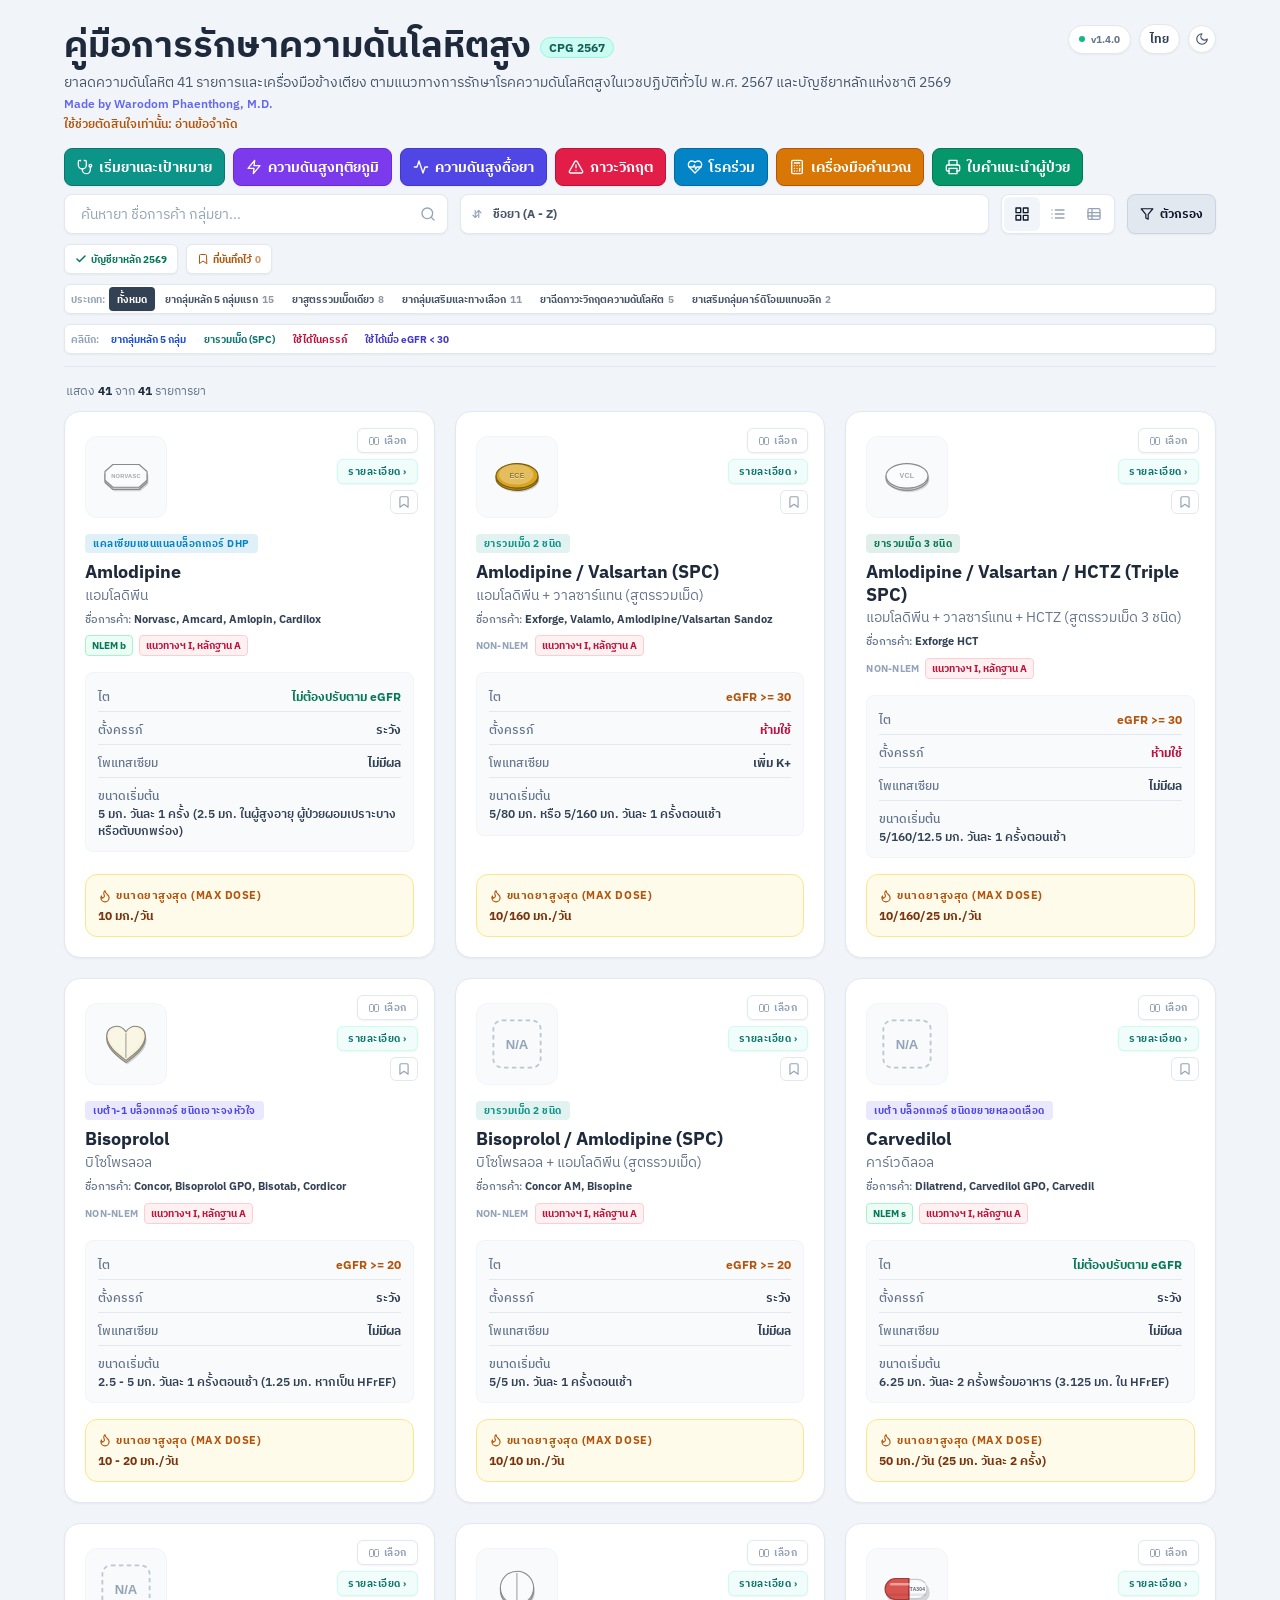
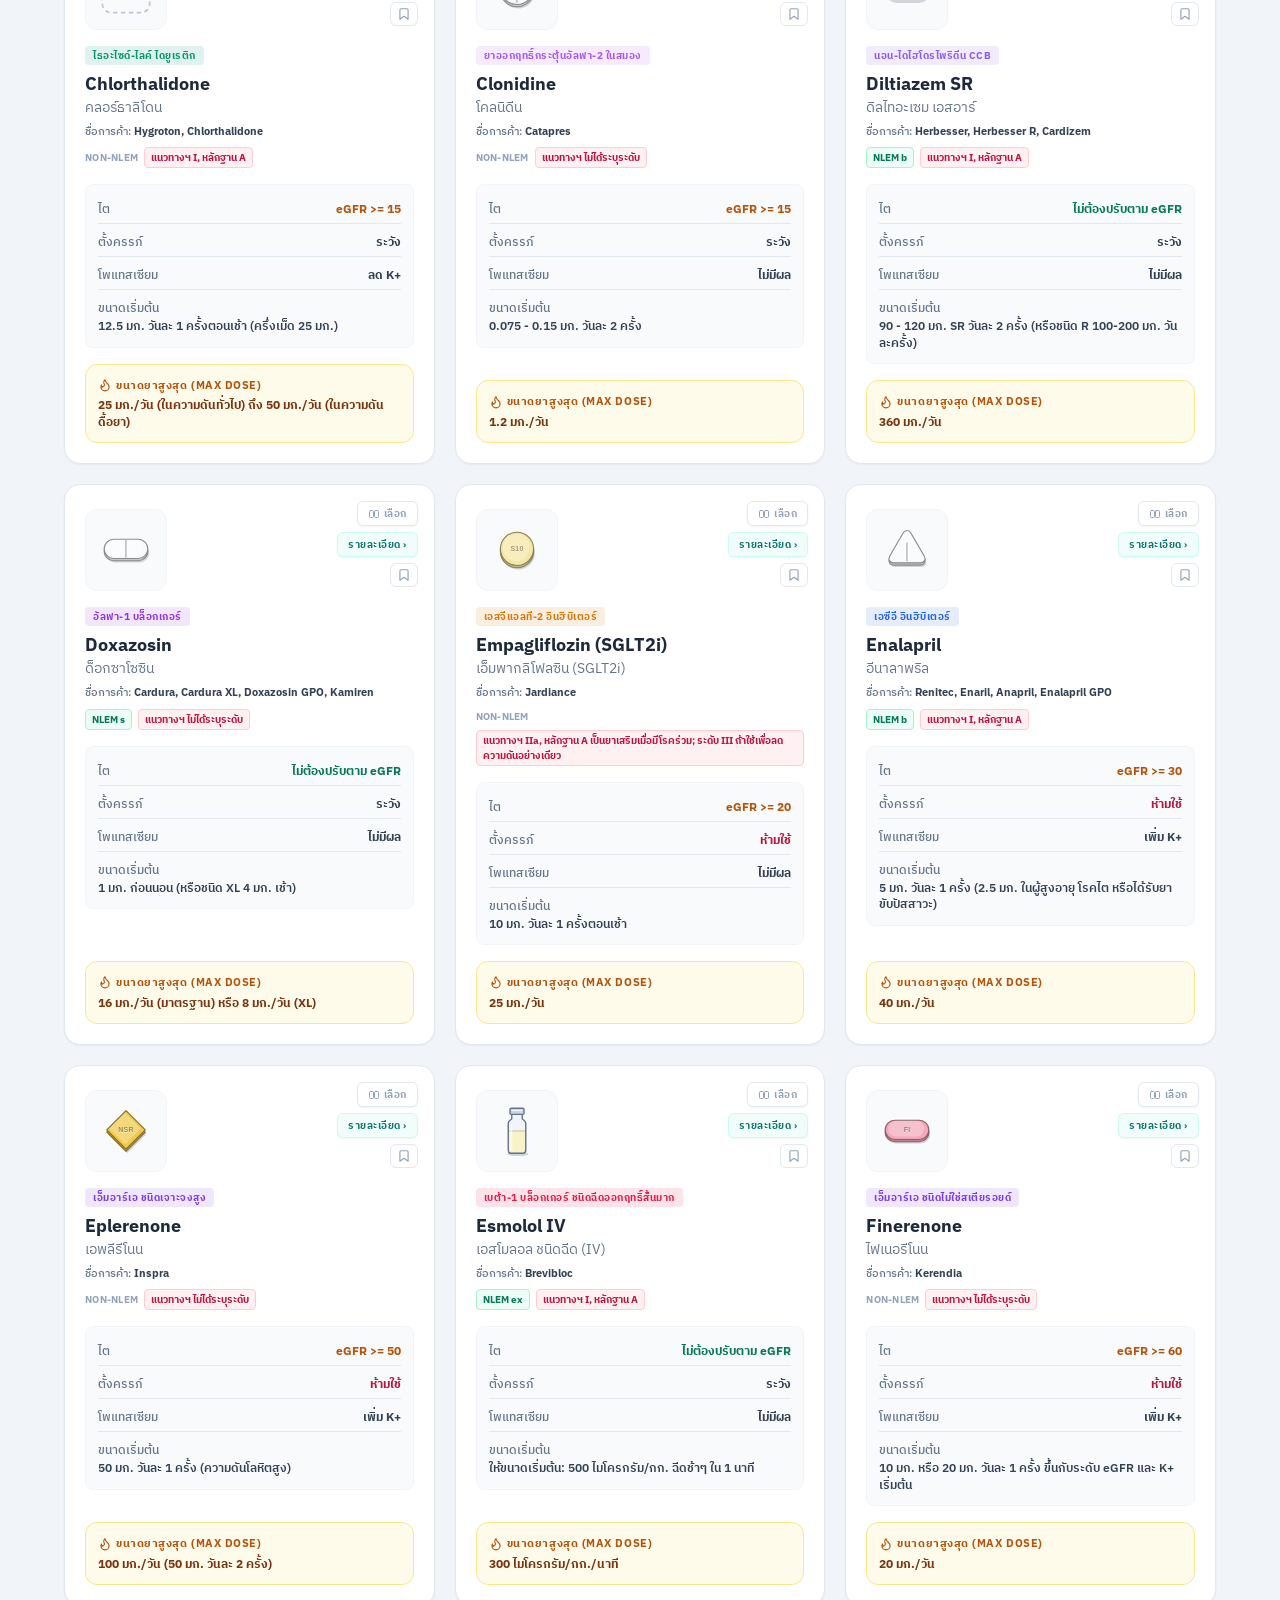
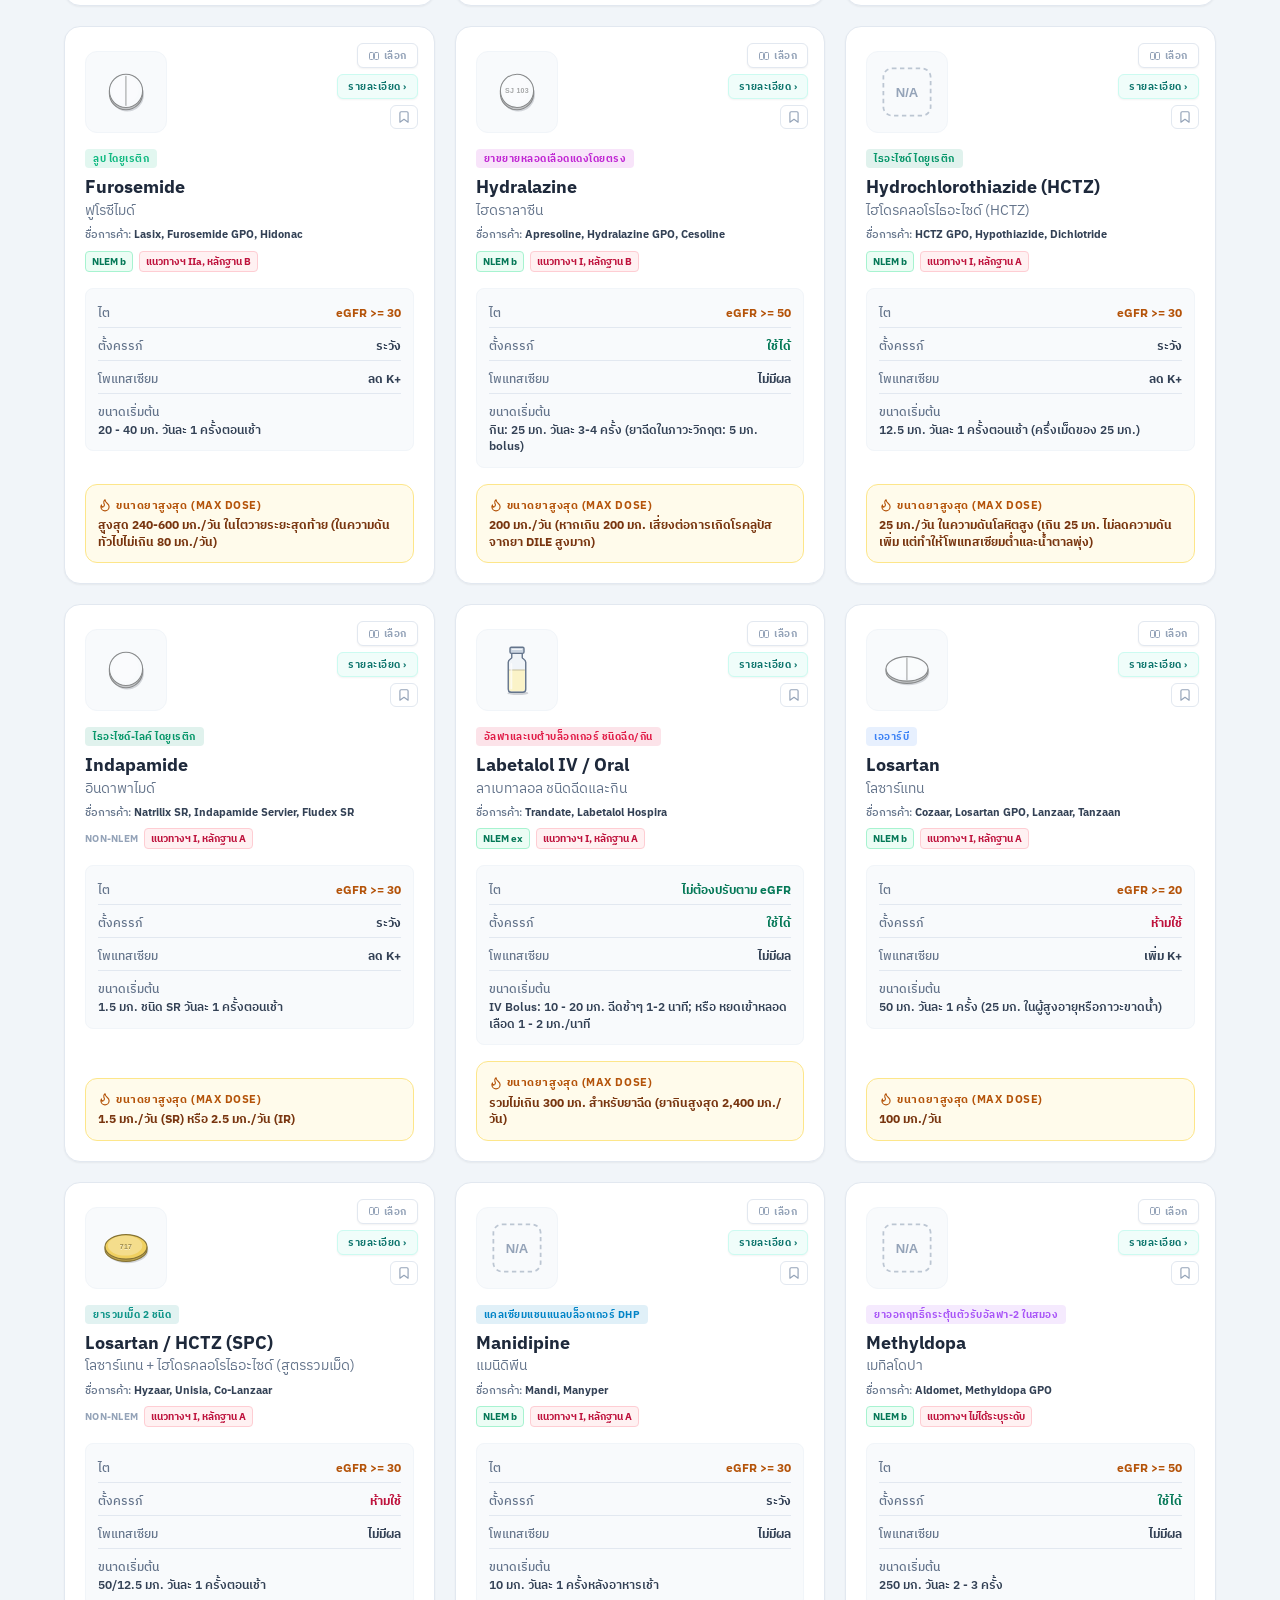
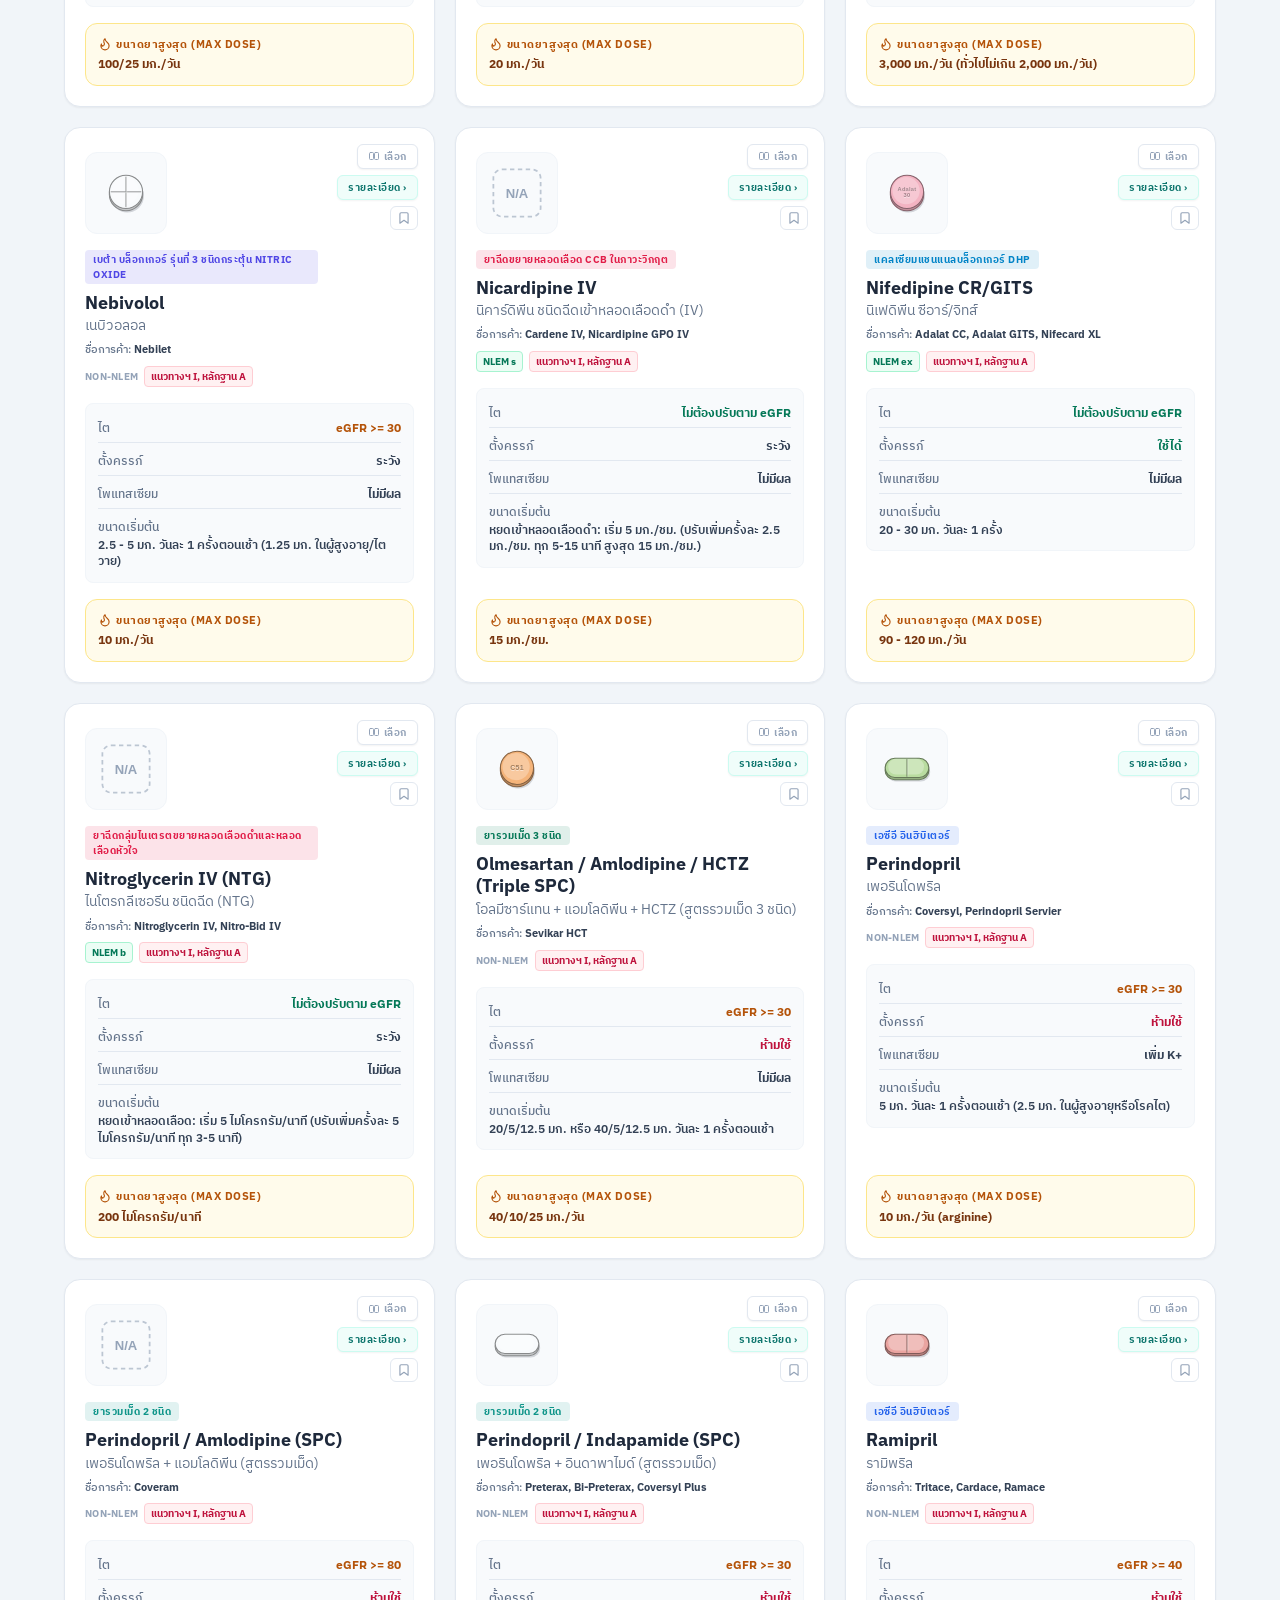
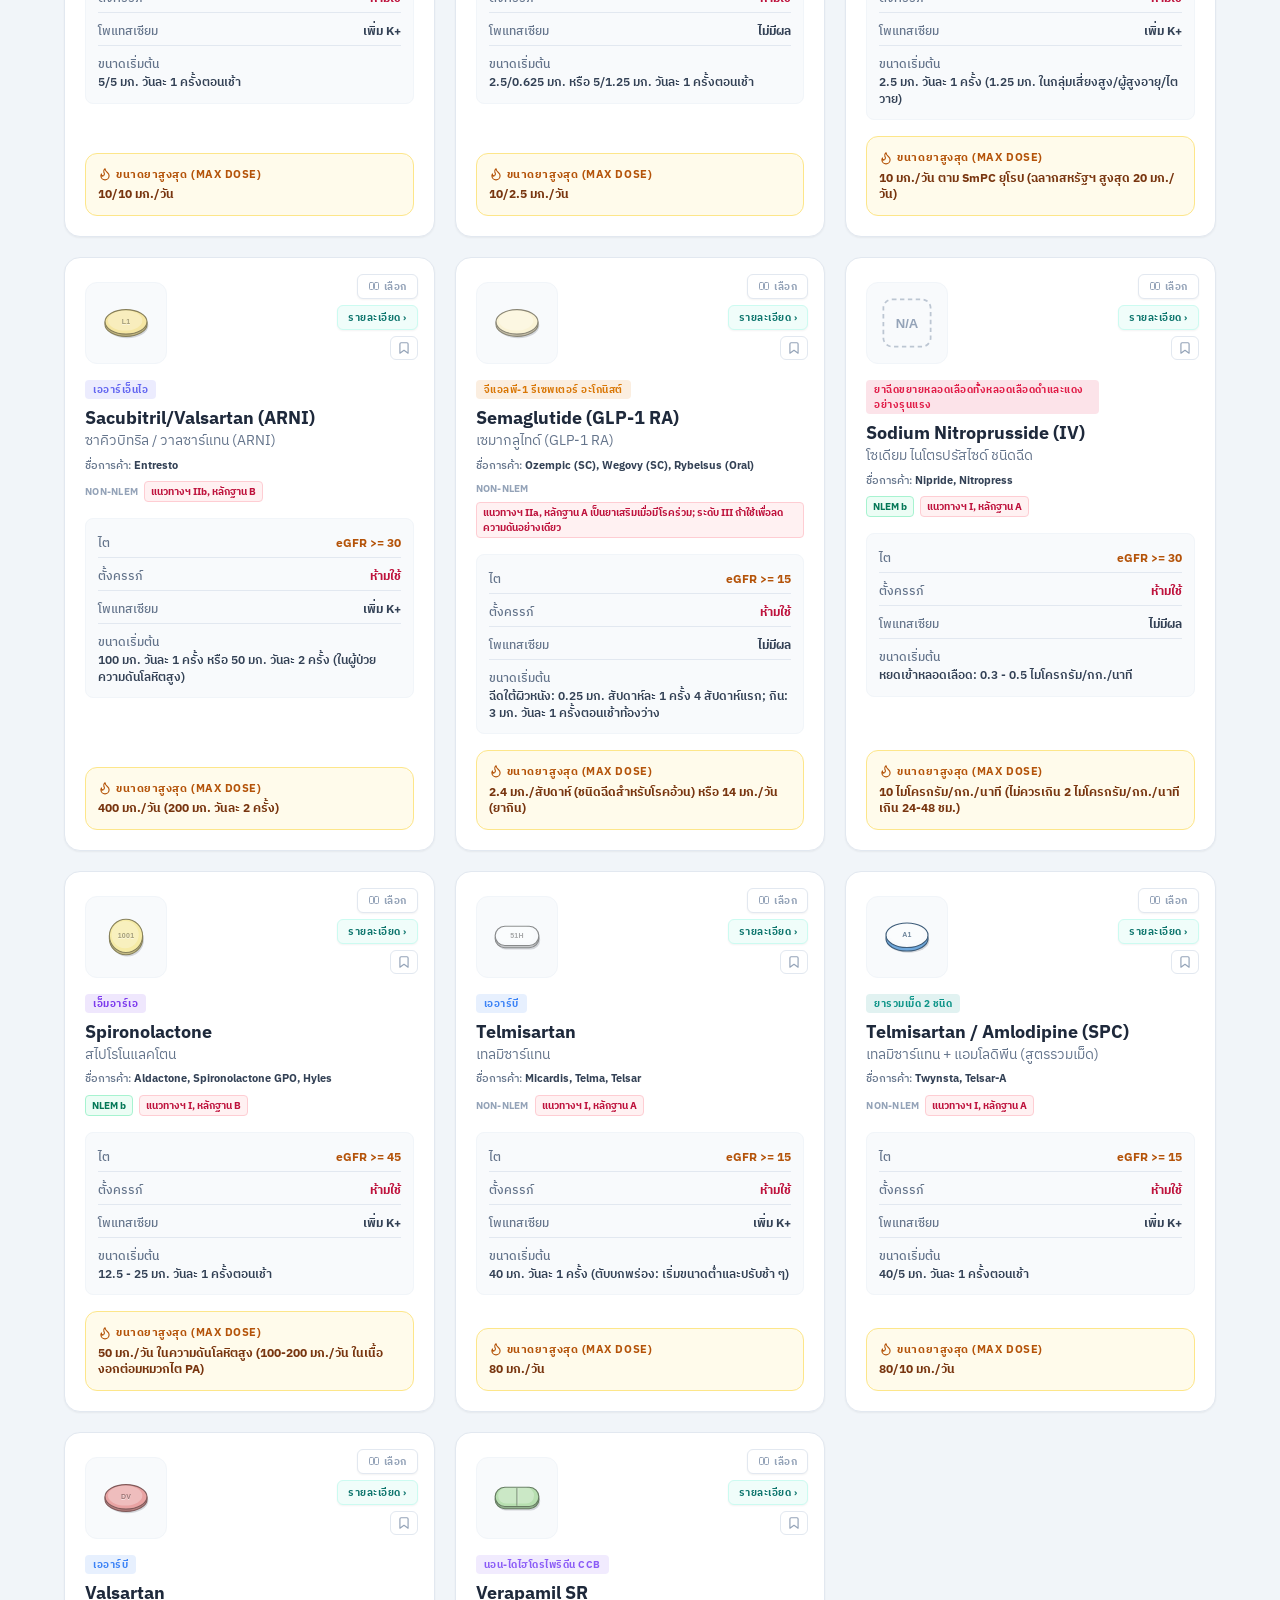
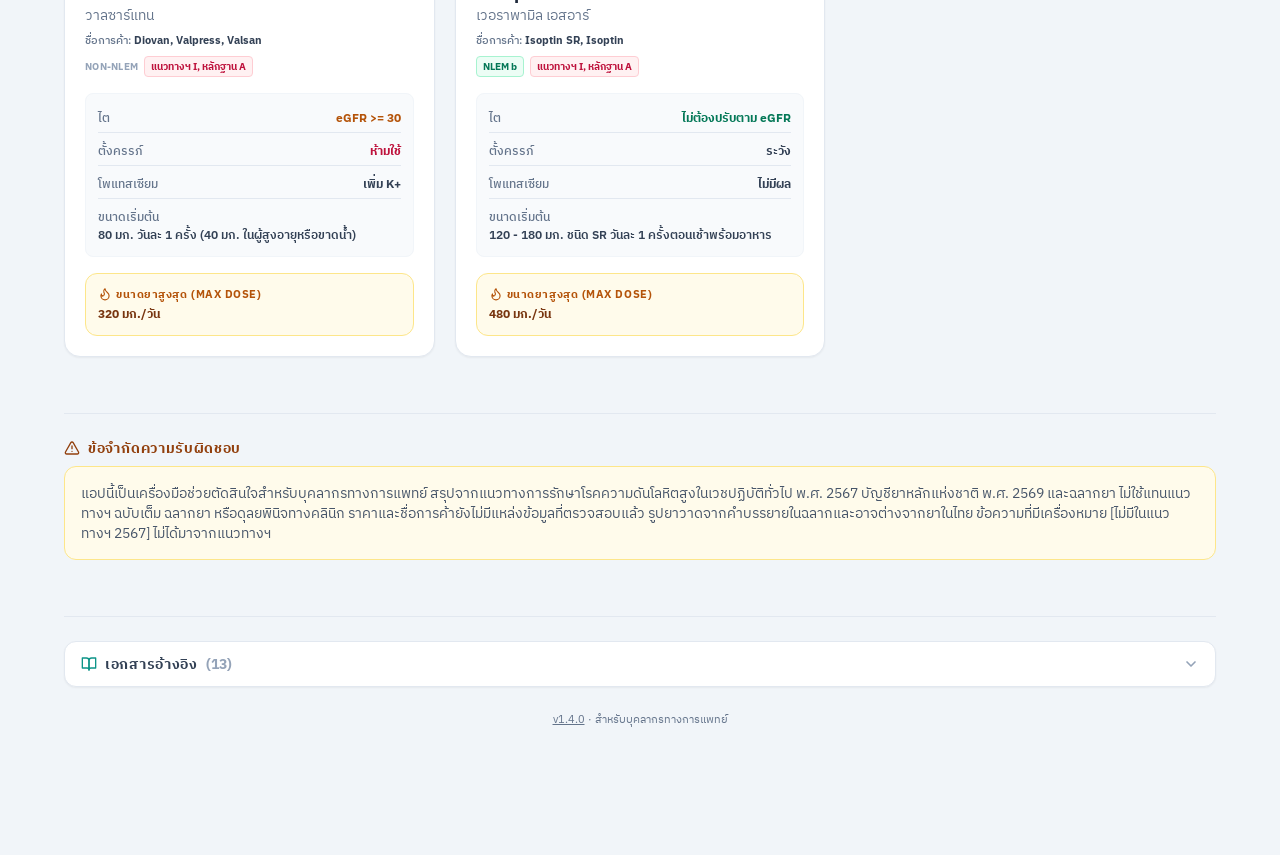
<file: index.html>
<!doctype html>
<html lang="en">
<head>
<meta charset="utf-8">
<meta name="viewport" content="width=device-width, initial-scale=1">
<title>Thai HT Guide</title>
<meta http-equiv="refresh" content="0; url=ht-guide.html">
<link rel="canonical" href="ht-guide.html">
<script>location.replace('ht-guide.html' + location.search + location.hash);</script>
</head>
<body>
<p><a href="ht-guide.html">Open Thai HT Guide</a></p>
</body>
</html>
</file>
